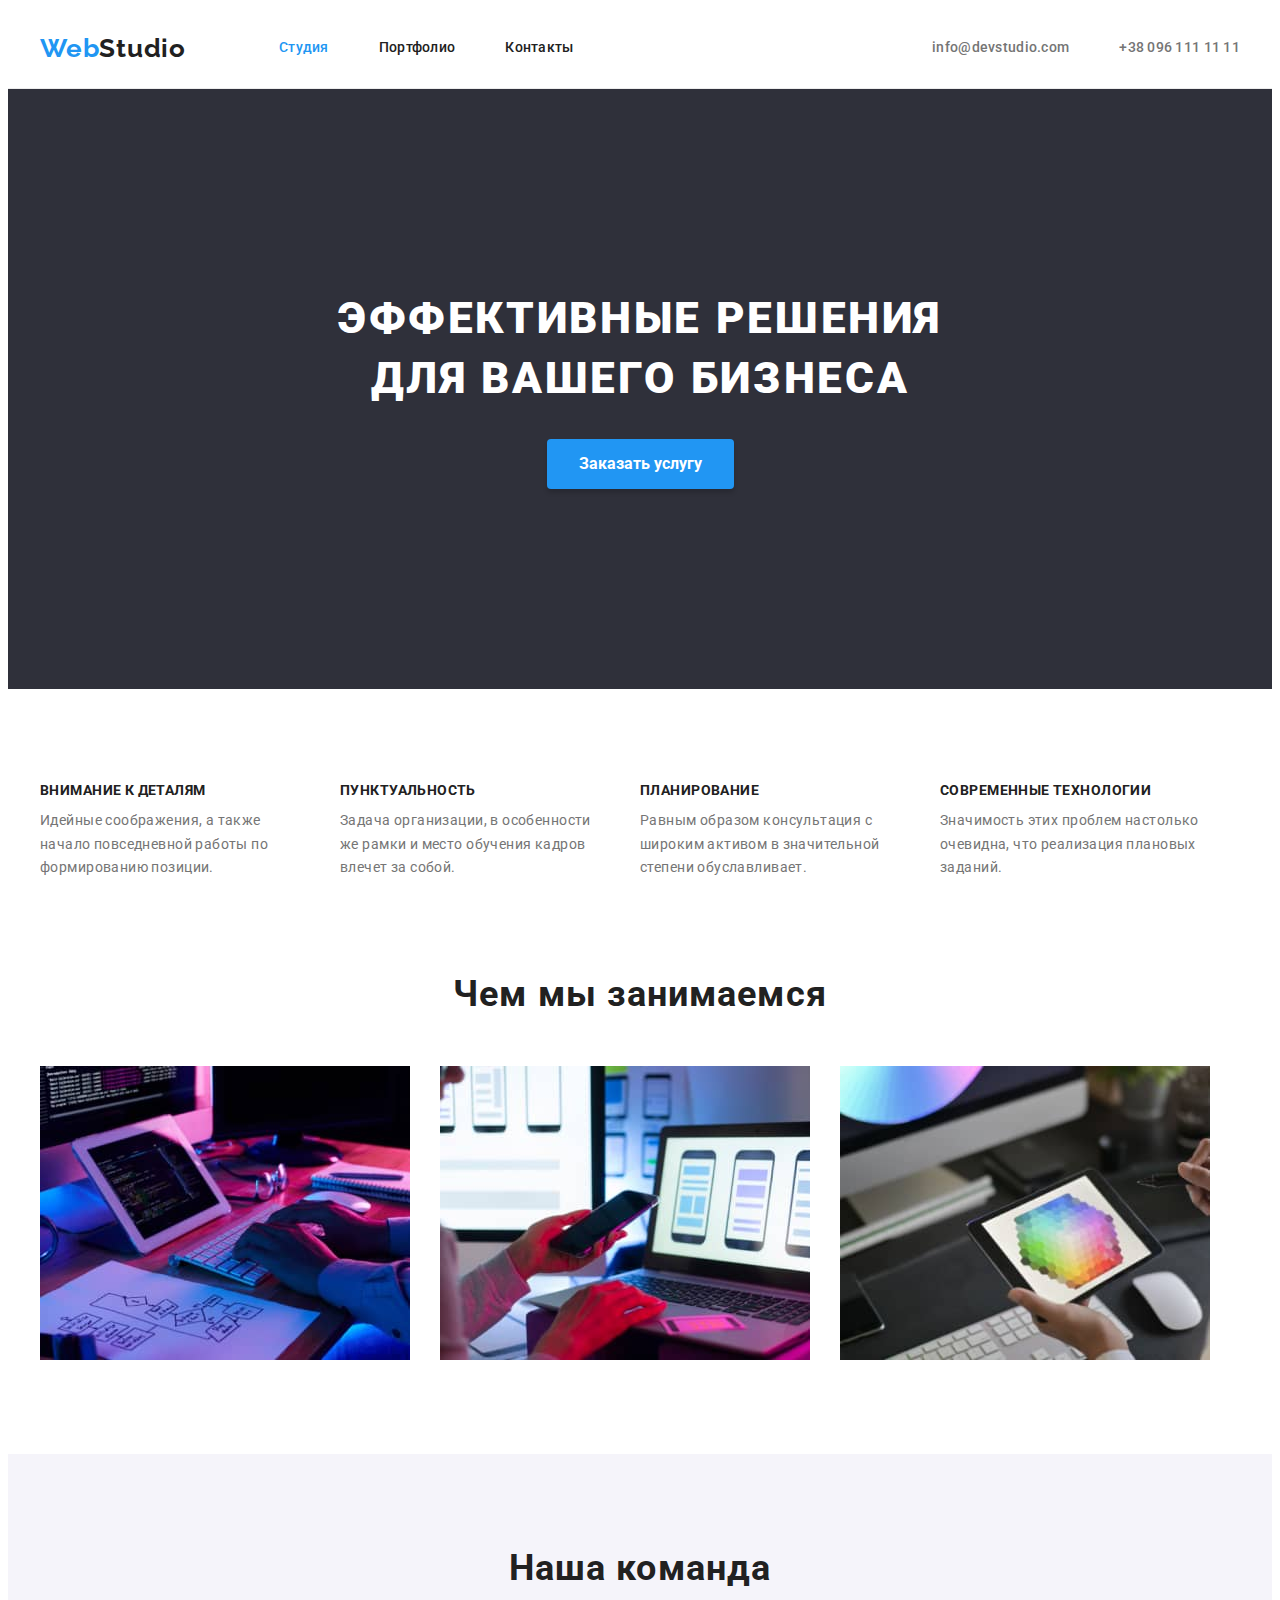
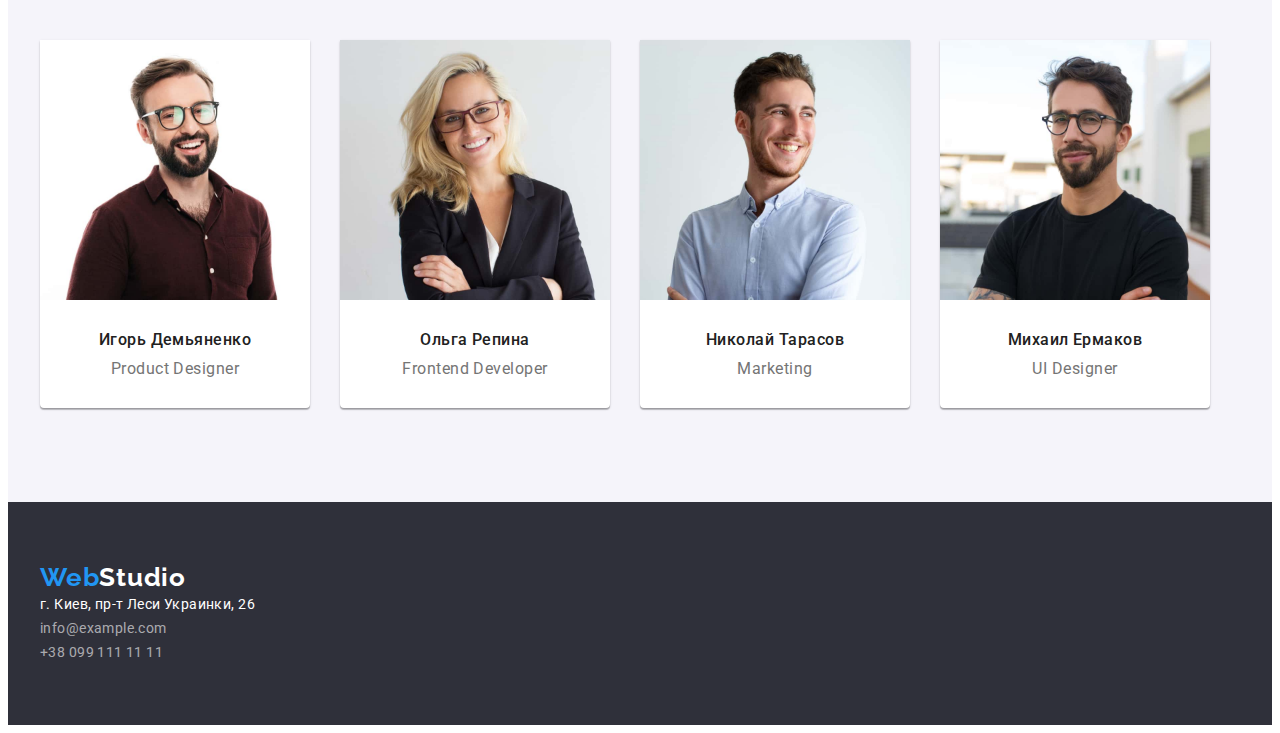
<file: index.html>
<!DOCTYPE html>
<html lang="ru">

<head>
  <meta charset="UTF-8" />
  <meta http-equiv="X-UA-Compatible" content="IE=edge" />
  <meta name="viewport" content="width=device-width, initial-scale=1.0" />
  <title>Студия</title>
  <link rel="stylesheet"
    href="https://cdnjs.cloudflare.com/ajax/libs/modern-normalize/1.1.0/modern-normalize.min.css"
    integrity="sha512-wpPYUAdjBVSE4KJnH1VR1HeZfpl1ub8YT/NKx4PuQ5NmX2tKuGu6U/JRp5y+Y8XG2tV+wKQpNHVUX03MfMFn9Q=="
    crossorigin="anonymous" referrerpolicy="no-referrer" />

  <link rel="preconnect" href="https://fonts.googleapis.com" />
  <link rel="preconnect" href="https://fonts.gstatic.com" crossorigin />
  <link
    href="https://fonts.googleapis.com/css2?family=Raleway:wght@700&family=Roboto:wght@400;500;700;900&display=swap"
    rel="stylesheet" />
  <link rel="stylesheet" href="./css/styles.css" />
</head>

<body>
  <header class="header">
    <div class="container">
      <a class="logo link" href="./index.html">
        <span lang="en" class="header-logo"><span
            class="header-logo-studio">Web</span>Studio</span>
      </a>
      <nav class="header-nav">
        <ul class="nav-list list">
          <li class="item nav-item">
            <a class="link header-link current" href="./index.html">Студия</a>
          </li>
          <li class="item nav-item">
            <a class="link header-link" href="./portfolio.html">Портфолио</a>
          </li>
          <li class="item nav-item"><a class="link header-link"
              href="">Контакты</a></li>
        </ul>
      </nav>
      <ul class="header-contacts list">
        <li class="item contacts-item">
          <a class="link header-mail"
            href="mailto:info@devstudio.com">info@devstudio.com</a>
        </li>
        <li class="item contacts-item">
          <a class="link header-tel" href="tel:+380961111111">+38 096 111 11
            11</a>
        </li>
      </ul>
    </div>
  </header>
  <main>
    <section class="hero section">
      <div class="container">
        <h1 class="hero-title">Эффективные решения для вашего бизнеса</h1>
        <button type="button" class="hero-btn">Заказать услугу</button>
      </div>
    </section>
    <section class="peculiarities section no-padding">
      <div class="container">
        <h2 class="visually-hidden">Особенности</h2>
        <ul class="list peculiarities-list">
          <li class="peculiarities-item">
            <h3 class="peculiarities-title">Внимание к деталям</h3>
            <p class="peculiarities-text">
              Идейные соображения, а также начало повседневной работы по
              формированию позиции.
            </p>
          </li>
          <li class="peculiarities-item">
            <h3 class="peculiarities-title">Пунктуальность</h3>
            <p class="peculiarities-text">
              Задача организации, в особенности же рамки и место обучения кадров
              влечет за собой.
            </p>
          </li>
          <li class="peculiarities-item">
            <h3 class="peculiarities-title">Планирование</h3>
            <p class="peculiarities-text">
              Равным образом консультация с широким активом в значительной степени
              обуславливает.
            </p>
          </li>
          <li class="peculiarities-item">
            <h3 class="peculiarities-title">Современные технологии</h3>
            <p class="peculiarities-text">
              Значимость этих проблем настолько очевидна, что реализация плановых
              заданий.
            </p>
          </li>
        </ul>
      </div>
    </section>
    <section class="work section">
      <div class="container">
        <h2 class="work-title">Чем мы занимаемся</h2>
        <ul class="list work-list">
          <li class="work-item item"><img src="./images/img-2.jpg" alt="Набор кода"
              width="370" /></li>
          <li class="work-item item">
            <img src="./images/img-1.jpg" alt="Девушка держит телефон"
              width="370" />
          </li>
          <li class="work-item item">
            <img src="./images/img-3.jpg" alt="Палитра цветов" width="370" />
          </li>
        </ul>
      </div>
    </section>
    <section class="team section">
      <div class="container">
        <h2 class="team-title">Наша команда</h2>
        <ul class="list team-list">
          <li class="team-item">
            <img src="./images/our-command/img-1.jpg" alt="Мужчина в очках"
              width="270" />
            <div class="team-object">
                  <h3 class="team-pretext">Игорь Демьяненко</h3>
                  <p lang="en" class="team-text">Product Designer</p>
            </div>
          </li>
          <li class="team-item">
            <img src="./images/our-command/img-2.jpg" alt="Женщина в костюме"
              width="270" />
            <div class="team-object">
                  <h3 class="team-pretext">Ольга Репина</h3>
                  <p lang="en" class="team-text">Frontend Developer</p>
            </div>
          </li>
          <li class="team-item">
            <img src="./images/our-command/img-3.jpg" alt="Молодой парень"
              width="270" />
            <div class="team-object">
                  <h3 class="team-pretext">Николай Тарасов</h3>
                  <p lang="en" class="team-text">Marketing</p>
            </div>
          </li>
          <li class="team-item">         
            <img src="./images/our-command/img-4.jpg" alt="Парень ИТшник"
              width="270" />
            <div class="team-object">
                  <h3 class="team-pretext">Михаил Ермаков</h3>
                  <p lang="en" class="team-text">UI Designer</p>
            </div>
          </li>
        </ul>
      </div>
    </section>
  </main>
  <footer>
    <div class="container">
      <a class="link link-footer" href="./index.html">
        <span lang="en" class="footer-logo"><span
            class="footer-logo-studio">Web</span>Studio</span>
      </a>
      <address class="address">
        <ul class="address-list list">
          <li class="item">
            <a class="link footer-map"
              href="https://www.google.com/maps/place/%D0%B1%D1%83%D0%BB.+%D0%9B%D0%B5%D1%81%D0%B8+%D0%A3%D0%BA%D1%80%D0%B0%D0%B8%D0%BD%D0%BA%D0%B8,+26,+%D0%9A%D0%B8%D0%B5%D0%B2,+02000/data=!4m2!3m1!1s0x40d4cf0e033ecbe9:0x57a4dffefec77da0?sa=X&ved=2ahUKEwj216616OH0AhXkoosKHXj5BrwQ8gF6BAgFEAE"
              target="_blank" rel="noopener noreferrer">г. Киев, пр-т Леси
              Украинки, 26</a>
          </li>
          <li class="item">
            <a class="link footer-mail"
              href="mailto:info@example.com">info@example.com</a>
          </li>
          <li class="item">
            <a class="link footer-tel" href="tel:+380991111111">+38 099 111 11
              11</a>
          </li>
        </ul>
      </address>
    </div>
  </footer>
</body>

</html>
</file>
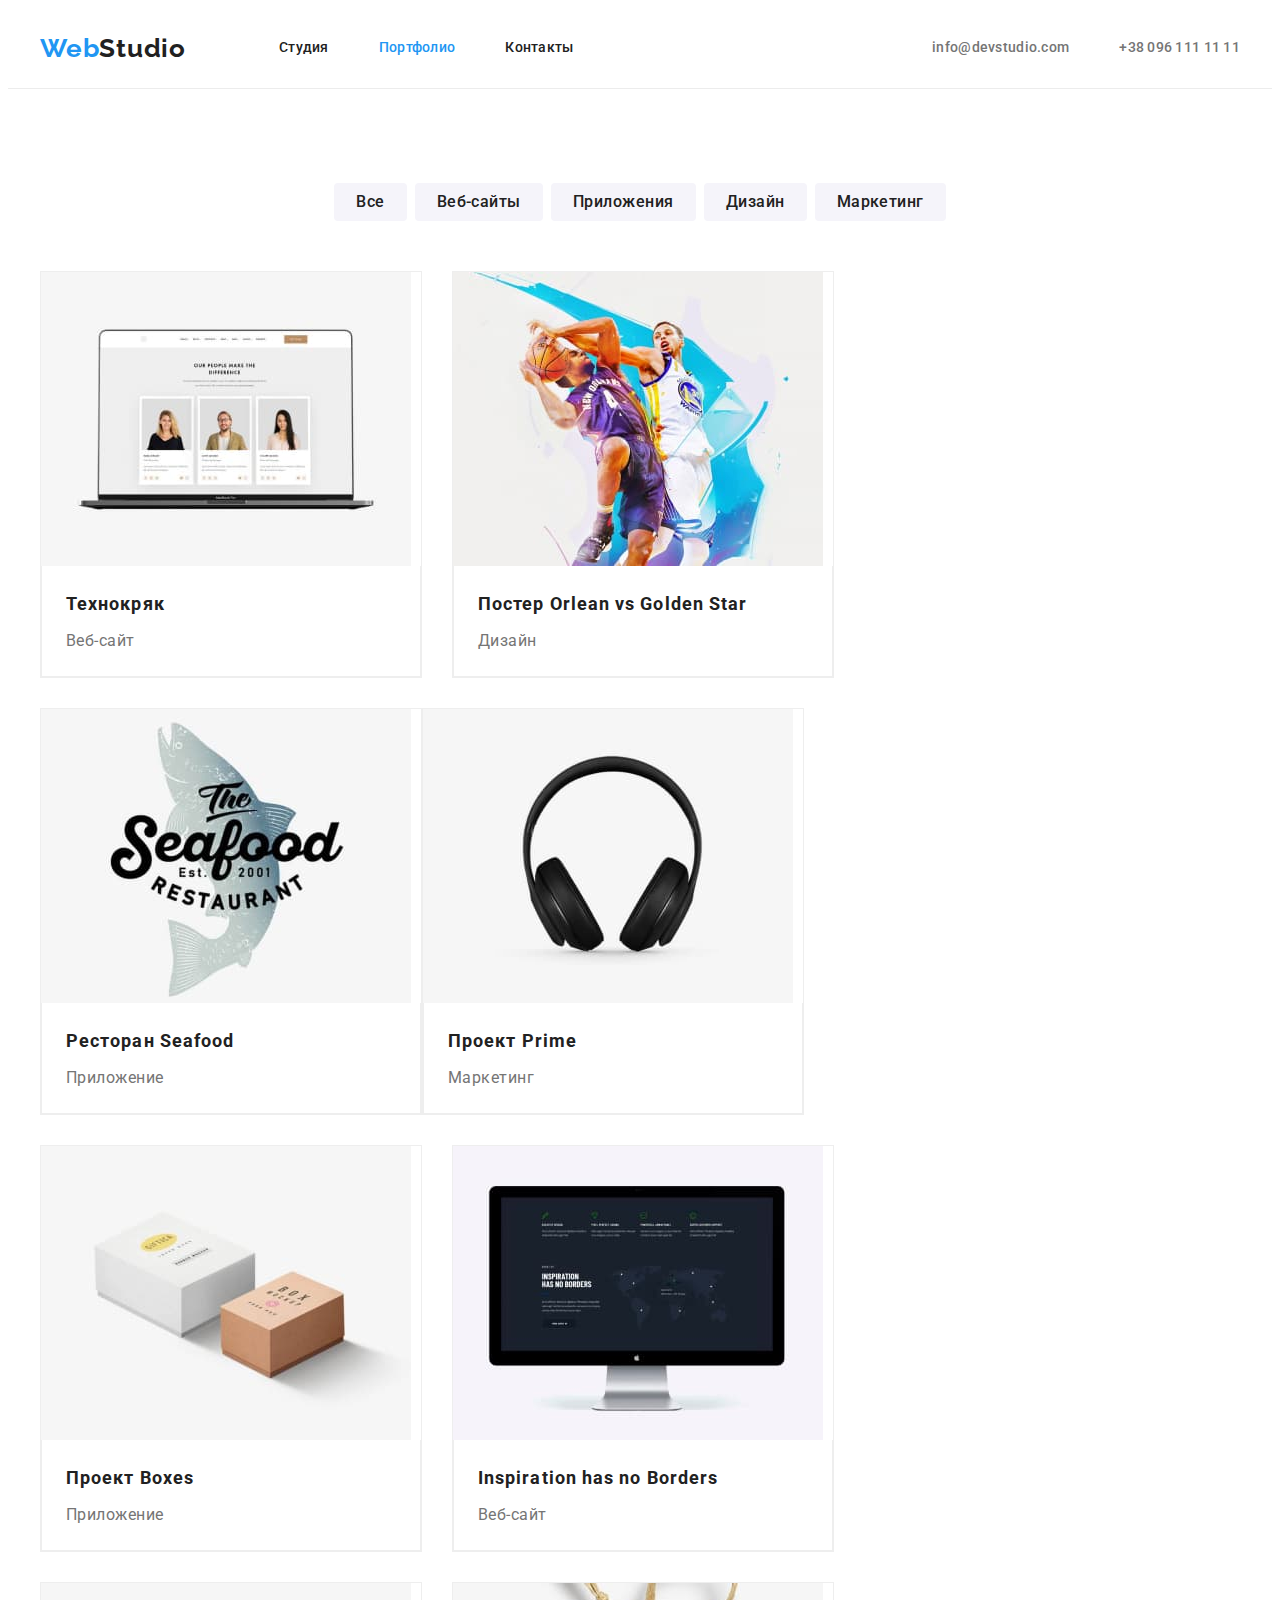
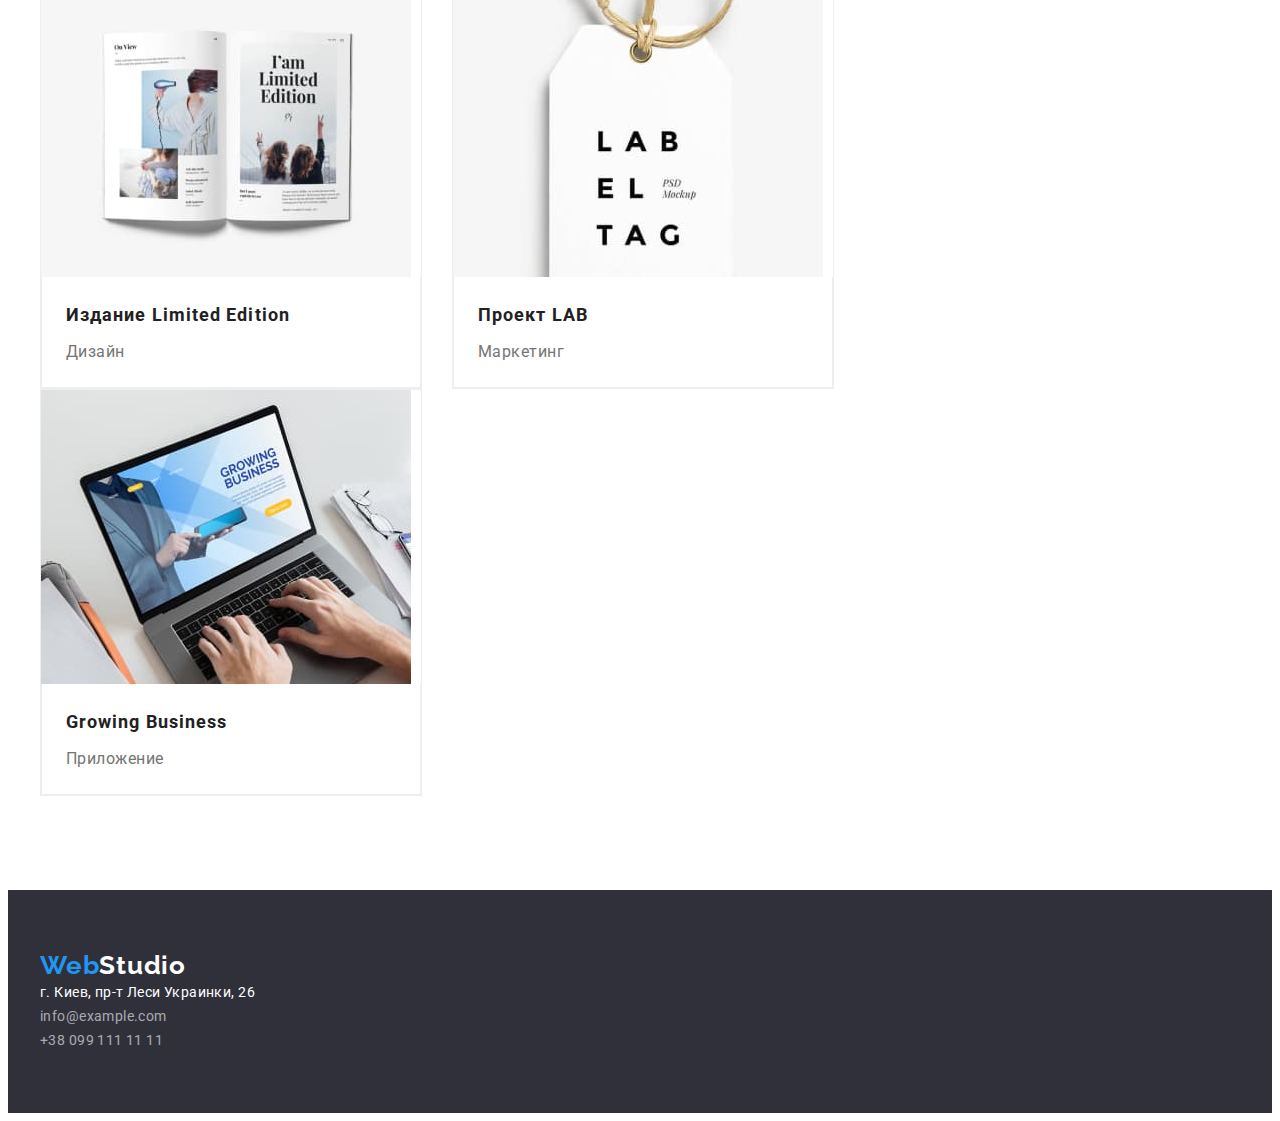
<file: portfolio.html>
<!DOCTYPE html>
<html lang="ru">

<head>
  <meta charset="UTF-8" />
  <meta http-equiv="X-UA-Compatible" content="IE=edge" />
  <meta name="viewport" content="width=device-width, initial-scale=1.0" />
  <title>Портфолио</title>
  <link rel="stylesheet"
    href="https://cdnjs.cloudflare.com/ajax/libs/modern-normalize/1.1.0/modern-normalize.min.css"
    integrity="sha512-wpPYUAdjBVSE4KJnH1VR1HeZfpl1ub8YT/NKx4PuQ5NmX2tKuGu6U/JRp5y+Y8XG2tV+wKQpNHVUX03MfMFn9Q=="
    crossorigin="anonymous" referrerpolicy="no-referrer" />

  <link rel="preconnect" href="https://fonts.googleapis.com" />
  <link rel="preconnect" href="https://fonts.gstatic.com" crossorigin />
  <link
    href="https://fonts.googleapis.com/css2?family=Raleway:wght@700&family=Roboto:wght@400;500;700;900&display=swap"
    rel="stylesheet" />
  <link rel="stylesheet" href="./css/styles.css" />
</head>

<body>
  <header class="header">
    <div class="container">
      <a class="logo link" href="./index.html">
        <span lang="en" class="header-logo"><span
            class="header-logo-studio">Web</span>Studio</span>
      </a>
      <nav class="header-nav">
        <ul class="nav-list list">
          <li class="item nav-item">
            <a class="link header-link" href="./index.html">Студия</a>
          </li>
          <li class="item nav-item">
            <a class="link header-link current" href="./portfolio.html">Портфолио</a>
          </li>
          <li class="item nav-item">
            <a class="link header-link" href="">Контакты</a>
          </li>
        </ul>
      </nav>
      <ul class="header-contacts list">
        <li class="item contacts-item">
          <a class="link header-mail"
            href="mailto:info@devstudio.com">info@devstudio.com</a>
        </li>
        <li class="item contacts-item">
          <a class="link header-tel" href="tel:+380961111111">+38 096 111 11
            11</a>
        </li>
      </ul>
    </div>
  </header>
    <main>
      <section class="projects section">
        <div class="container">
              <h2 class="visually-hidden">Проекты</h2>
              <ul class="list filters-list">
                <li class="filters-item item">
                  <button class="filters-btn" type="button">Все</button>
                </li>
                <li class="filters-item item">
                  <button class="filters-btn" type="button">Веб-сайты</button>
                </li>
                <li class="filters-item item">
                  <button class="filters-btn" type="button">Приложения</button>
                </li>
                <li class="filters-item item">
                  <button class="filters-btn" type="button">Дизайн</button>
                </li>
                <li class="filters-item item">
                  <button class="filters-btn" type="button">Маркетинг</button>
                </li>
              </ul>
          
            
              <ul class="list projects-list">
                <li class="item">
                  <a class="projects-link link" href>
                  <img src="./images/portfolio/portfolio-1.jpg" alt="ноутбук" width="370" height="294" />
                  <div class="object">
                    <h3 class="projects-title">Технокряк</h3>
                     <p class="projects-text">Веб-сайт</p>
                  </div>  
                  </a>
                </li>
                <li class="item">
                  <a class="projects-link link" href>
                  <img
                    src="./images/portfolio/portfolio-2.jpg"
                    alt="игра по баскетболу"
                    width="370"
                    height="294"
                  />
                  <div class="object">
                    <h3 class="projects-title">Постер <span lang="en"> Orlean vs Golden Star</span></h3>
                    <p class="projects-text">Дизайн</p>
                  </div>
                  </a> 
                </li>
                <li class="item">
                  <a class="projects-link link" href>
                  <img
                    src="./images/portfolio/portfolio-3.jpg"
                    alt="ресторан морепродуктов"
                    width="370"
                    height="294"
                  />
                  <div class="object">
                    <h3 class="projects-title">Ресторан <span lang="en">Seafood</span></h3>
                    <p class="projects-text">Приложение</p>
                  </div>
                  </a> 
                </li>
                <li class="item">
                  <a class="projects-link link" href>
                  <img src="./images/portfolio/portfolio-4.jpg" alt="наушники" width="370" height="294" />
                  <div class="object">
                    <h3 class="projects-title">Проект <span lang="en">Prime</span></h3>
                     <p class="projects-text">Маркетинг</p>
                  </div>
                  </a> 
                </li>
                <li class="item">
                  <a class="projects-link link" href>
                  <img
                    src="./images/portfolio/portfolio-5.jpg"
                    alt="Две каробки"
                    width="370"
                    height="294"
                  />
                  <div class="object">
                     <h3 class="projects-title">Проект <span lang="en">Boxes</span></h3>
                     <p class="projects-text">Приложение</p>
                  </div>
                  </a> 
                </li>
                <li class="item">
                  <a class="projects-link link" href>
                  <img
                    src="./images/portfolio/portfolio-6.jpg"
                    alt="монитор Мас"
                    width="370"
                    height="294"
                  />
                  <div class="object">
                    <h3 class="projects-title"><span lang="en">Inspiration has no Borders</span></h3>
                    <p class="projects-text">Веб-сайт</p>
                  </div>
                  </a>
                </li>
                <li class="item">
                  <a class="projects-link link" href>
                  <img src="./images/portfolio/portfolio-7.jpg" alt="книга" width="370" height="294" />
                  <div class="object">
                    <h3 class="projects-title">Издание <span lang="en">Limited Edition</span></h3>
                    <p class="projects-text">Дизайн</p>
                  </div>
                  </a>
                </li>
                <li class="item">
                  <a class="projects-link link" href>
                  <img src="./images/portfolio/portfolio-8.jpg" alt="Етикетка" width="370" height="294" />
                  <div class="object">
                    <h3 class="projects-title">Проект <span lang="en">LAB</span></h3>
                    <p class="projects-text">Маркетинг</p>
                  </div>
                  </a> 
                </li>
                <li class="item">
                  <a class="projects-link link" href>
                  <img
                    src="./images/portfolio/portfolio-9.jpg"
                    alt="Печать на ноутбуке"
                    width="370"
                    height="294"
                  />
                  <div class="object">
                    <h3 class="projects-title"><span lang="en">Growing Business</span></h3>
                    <p class="projects-text">Приложение</p>
                  </div>
                  </a> 
                </li>
              </ul>
        </div>
      </section>
    </main>
    <footer>
      <div class="container">
            <a class="link link-footer" href="./index.html">
              <span lang="en" class="footer-logo"><span
                  class="footer-logo-studio">Web</span>Studio</span>
            </a>
            <address class="address">
              <ul class="address-list list">
                <li class="item">
                  <a class="link footer-map"
                    href="https://www.google.com/maps/place/%D0%B1%D1%83%D0%BB.+%D0%9B%D0%B5%D1%81%D0%B8+%D0%A3%D0%BA%D1%80%D0%B0%D0%B8%D0%BD%D0%BA%D0%B8,+26,+%D0%9A%D0%B8%D0%B5%D0%B2,+02000/data=!4m2!3m1!1s0x40d4cf0e033ecbe9:0x57a4dffefec77da0?sa=X&ved=2ahUKEwj216616OH0AhXkoosKHXj5BrwQ8gF6BAgFEAE"
                    target="_blank" rel="noopener noreferrer">г. Киев, пр-т Леси
                    Украинки, 26</a>
                </li>
                <li class="item">
                  <a class="link footer-mail"
                    href="mailto:info@example.com">info@example.com</a>
                </li>
                <li class="item">
                  <a class="link footer-tel" href="tel:+380991111111">+38 099 111 11
                    11</a>
                </li>
              </ul>
            </address>
      </div>
    </footer>
</body>
    
</html>
</file>
<file: css/styles.css>
/* variables */
:root {
  --primary-text-color: #212121;
  --text-color: #757575;
  --accent-color: #2196f3;
  --white-text-color: #ffffff;
}


/* global styles */

body {
  font-family: 'Roboto', sans-serif;
  color: var(--primary-text-color);
}

p,
h1,
h2,
h3,
h4,
h5,
h6,
p {
  margin: 0;
}
ul,
ol {
  margin: 0;
  padding-left: 0;
  list-style-type: none;
}
.list {
  list-style: none;
}
.link {
  text-decoration: none;
}
button {
  cursor: pointer;
}
img {
  display: block;
}

.container{
  width: 1200px;
  margin: 0 auto;
  padding-left: 15px;
  padding-right: 15px;
  /* outline: 2px solid red; */
}
.section{
  padding-top: 94px;
  padding-bottom: 94px;
}
.no-padding{
  padding-bottom: 0;
}
.nav-item > .current {
  color: var(--accent-color);
}
.visually-hidden {
  position: absolute;
  white-space: nowrap;
  width: 1px;
  height: 1px;
  overflow: hidden;
  border: 0;
  padding: 0;
  clip: rect(0 0 0 0);
  clip-path: inset(50%);
  margin: -1px;
} 

/*----------- Header -------- */
.header {
  border-bottom: 1px solid #ececec;
}
.header .container {
  display: flex;
  align-items: center;
}
.logo{
  margin-right: 93px;
}
.nav-list {
  display: flex;
}
.nav-list > .item:not(:last-child) {
margin-right: 50px;
}
/* .nav-list .nav-item + .nav-item{
  margin-left: 50px;
} */

.header-logo {
  font-family: 'Raleway', sans-serif;
  font-weight: 700;
  font-size: 26px;
  line-height: 1.19;
  letter-spacing: 0.03em;
  color: var(--primary-text-color);
}
.header-logo-studio {
  color: var(--accent-color);
}
.header-link {
  display: block;
  padding-top: 32px;
  padding-bottom: 32px;

  color: var(--primary-text-color);

  font-weight: 500;
  font-size: 14px;
  line-height: 1.14;
  letter-spacing: 0.02em;
}
.header-link:hover,
.header-link:focus,
.header-mail:hover,
.header-mail:focus,
.header-tel:hover,
.header-tel:focus {
  color: var(--accent-color);
}
.header-contacts {
  display: flex;
  margin-left: auto;

  text-decoration: none;
  }
  .header-contacts > .item:not(:last-child){
    margin-right: 50px;
  }
.header-mail,
.header-tel {
    display: block;
    padding-top: 32px;
    padding-bottom: 32px;

  font-weight: 500;
  font-size: 14px;
  line-height: 1.14;
  letter-spacing: 0.02em;
  color: var(--text-color);
}
/* --------------Hero ---------- */
.hero {
  padding: 200px 0;
  background-color: #2f303a;
  text-align: center;
}
.hero-title {
  margin-bottom: 30px;
  margin-left: auto;
  margin-right: auto;
  max-width: 696px;

  font-weight: 900;
  font-size: 44px;
  line-height: 1.36;

  text-align: center;
  letter-spacing: 0.06em;
  text-transform: uppercase;

  color: var(--white-text-color);
}
.hero-btn {
  background: var(--accent-color);
  box-shadow: 0px 4px 4px rgba(0, 0, 0, 0.15);
  border-radius: 4px;
  padding: 10px 32px;

  font-weight: 700;
  font-size: 16px;
  line-height: 1.875;
  color: var(--white-text-color);
  cursor: pointer;
  font-family: inherit;
  border: none;
}
.hero-btn:hover,
.hero-btn:focus {
  background: #188ce8;
}
/* ------------Peculiarities------------- */

.peculiarities{
  padding-top: 94px;
}
.peculiarities-title {
  margin-bottom: 10px;

  font-weight: 700;
  font-size: 14px;
  line-height: 1.14;
  letter-spacing: 0.03em;
  text-transform: uppercase;

  color: var(--primary-text-color);
}
.peculiarities-list{
  display: flex;
  flex-wrap: wrap;
}
.peculiarities-item{
  width: 270px;
}
.peculiarities-item:not(:last-child){
margin-right: 30px;
}

.peculiarities-text {
  font-size: 14px;
  line-height: 1.71;
  letter-spacing: 0.03em;

  color: var(--text-color);
}
/* ----------Work------------ */
.work-title {
  margin-bottom: 50px;

  font-weight: 700;
  font-size: 36px;
  line-height: 1.16;
  text-align: center;
  letter-spacing: 0.03em;

  color: var(--primary-text-color);
}
.work-list{
  display: flex;
  flex-wrap: wrap;
}
.work-item:not(:nth-child(3n)){
  margin-right: 30px;
}

/* --------Team -------------*/
.team {
  background: #f5f4fa;
}
.team-title {
  margin-bottom: 50px;

  font-weight: 700;
  font-size: 36px;
  line-height: 1.16;
  text-align: center;
  letter-spacing: 0.03em;

  color: var(--primary-text-color);
}
.team-list{
  display: flex;
  flex-wrap: wrap;
  }
.team-item{
    max-width: 270px;
    background: var(--white-text-color);
    /* material shadow v1 */
    
    box-shadow: 0px 1px 3px rgba(0, 0, 0, 0.12),
    0px 1px 1px rgba(0, 0, 0, 0.14),
    0px 2px 1px rgba(0, 0, 0, 0.2);
    border-radius: 0px 0px 4px 4px;
  }
.team-item:not(:nth-child(4n)) {
  margin-right: 30px;
}

.team-object{
  padding-top: 30px;
  padding-bottom: 30px;
  text-align: center;
}
.team-pretext {
  margin-bottom: 10px;

  font-weight: 500;
  font-size: 16px;
  line-height: 1.1875;

  letter-spacing: 0.03em;

  color: var(--primary-text-color);
}
.team-text {
  font-size: 16px;
  line-height: 1.1875;

  letter-spacing: 0.03em;
  color: var(--text-color);
}
/* -------------Footer---------------- */
footer {
  padding-top: 60px;
  padding-bottom: 60px;
  background-color: #2f303a;
}
.footer-logo {
margin-bottom: 20px;
  font-family: 'Raleway';
  font-weight: 700;
  font-size: 26px;
  line-height: 1.19;
  letter-spacing: 0.03em;
  color: var(--white-text-color);
}
.footer-logo-studio {
  color: var(--accent-color);
}
.footer-map {
  margin-bottom: 9px;

  font-style: normal;
  font-size: 14px;
  line-height: 1.71;
  letter-spacing: 0.03em;

  color: var(--white-text-color);
}
.footer-mail{
  margin-bottom: 9px;
}
.footer-mail,
.footer-tel {
  font-style: normal;
  font-size: 14px;
  line-height: 1.71;
  letter-spacing: 0.03em;

  color: rgba(255, 255, 255, 0.6);
}
.footer-map:hover,
.footer-map:focus,
.footer-mail:hover,
.footer-mail:focus,
.footer-tel:hover,
.footer-tel:focus {
  color: var(--accent-color);
}
/*-------------- PORTFOLIO.html ------------*/
/*-------------- Projects ------------*/
.filters-btn {
  padding: 6px 22px;

  font-weight: 500;
  font-size: 16px;
  line-height: 1.625;
  text-align: center;
  letter-spacing: 0.03em;

  color: var(--primary-text-color);
  background: #f5f4fa;
  border-radius: 4px;
  font-family: inherit;
  border: none;
}
.filters-btn:hover,
.filters-btn:focus {
  background: var(--accent-color);
}
.filters-btn:hover,
.filters-btn:focus {
  color: var(--white-text-color);
}
.filters-list{
  display: flex;
  justify-content: center;
  margin-bottom: 50px;
}
.filters-list > .filters-item:not(:last-child){
  margin-right: 8px;
}


.projects-list {
  display: flex;
  flex-wrap: wrap;
}

.projects-list > .item {
  width: calc((100% - 60px) / 3);
  margin-right: 30px;
  margin-bottom: 30px;
 
  background: var(--white-text-color);
  border: 1px solid #EEEEEE;

}

/* 
.projects-list .item{
  width: 370px;
  margin-right: 30px;
  margin-bottom: 30px;
}*/

.projects-list > .item:nth-child(3n){
  margin-right: 0;
}
 
.projects-list .item:nth-last-child(-n+3){
  margin-bottom: 0;
}

/* Альтернатива */
/* 
.projects-list .item:not(:nth-child(3n)) {
  margin-right: 30px;
}
.projects-list .item:not(:nth-last-child(-n+3)) {
margin-bottom: 30px;
} */



.object > h3{
  margin-bottom: 4px;
}
.projects-title {
  color: var(--primary-text-color);
  font-size: 18px;
  font-weight: 700;
  line-height: 2;
  letter-spacing: 0.06em;
}
.projects-text {
  font-size: 16px;
  line-height: 1.875;
  letter-spacing: 0.03em;
  color: var(--text-color);
}
.object {
  padding: 20px 24px;
  border: 1px solid #eeeeee;
border-top: none;
}
</file>
